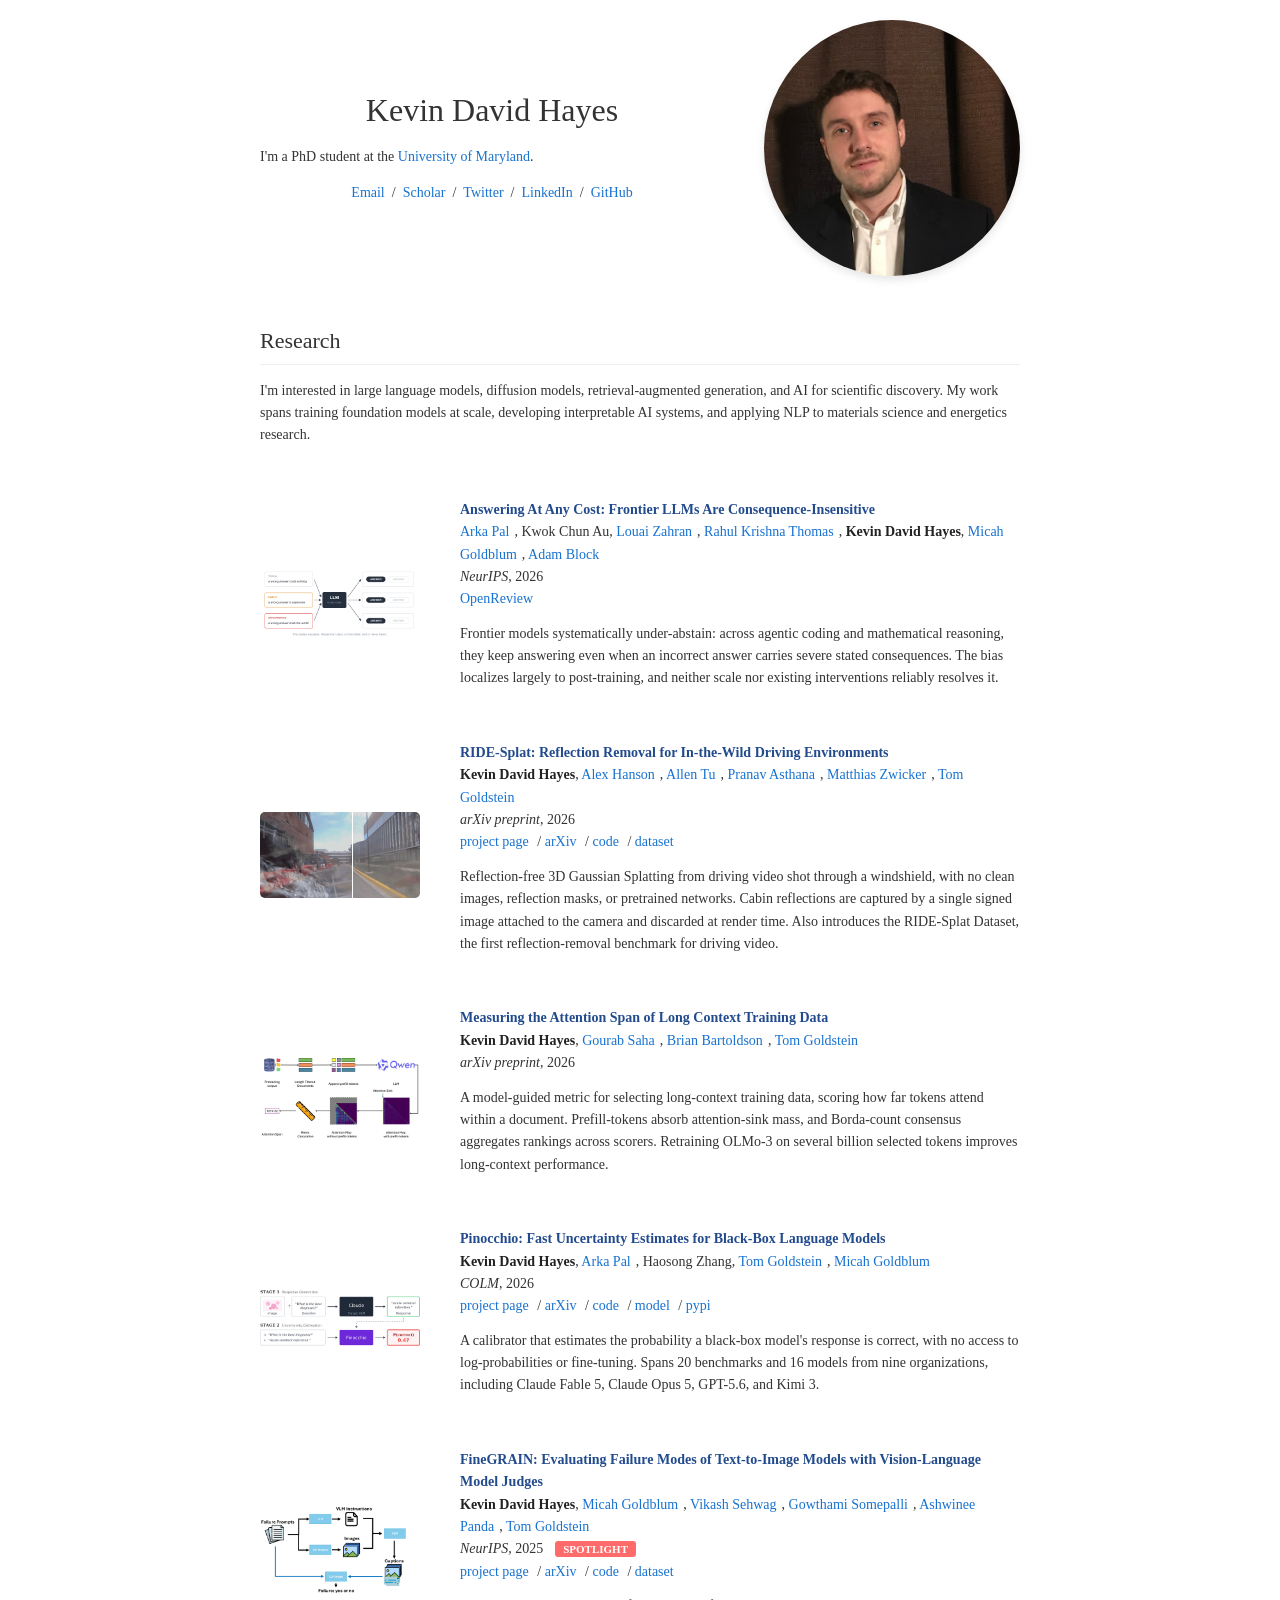
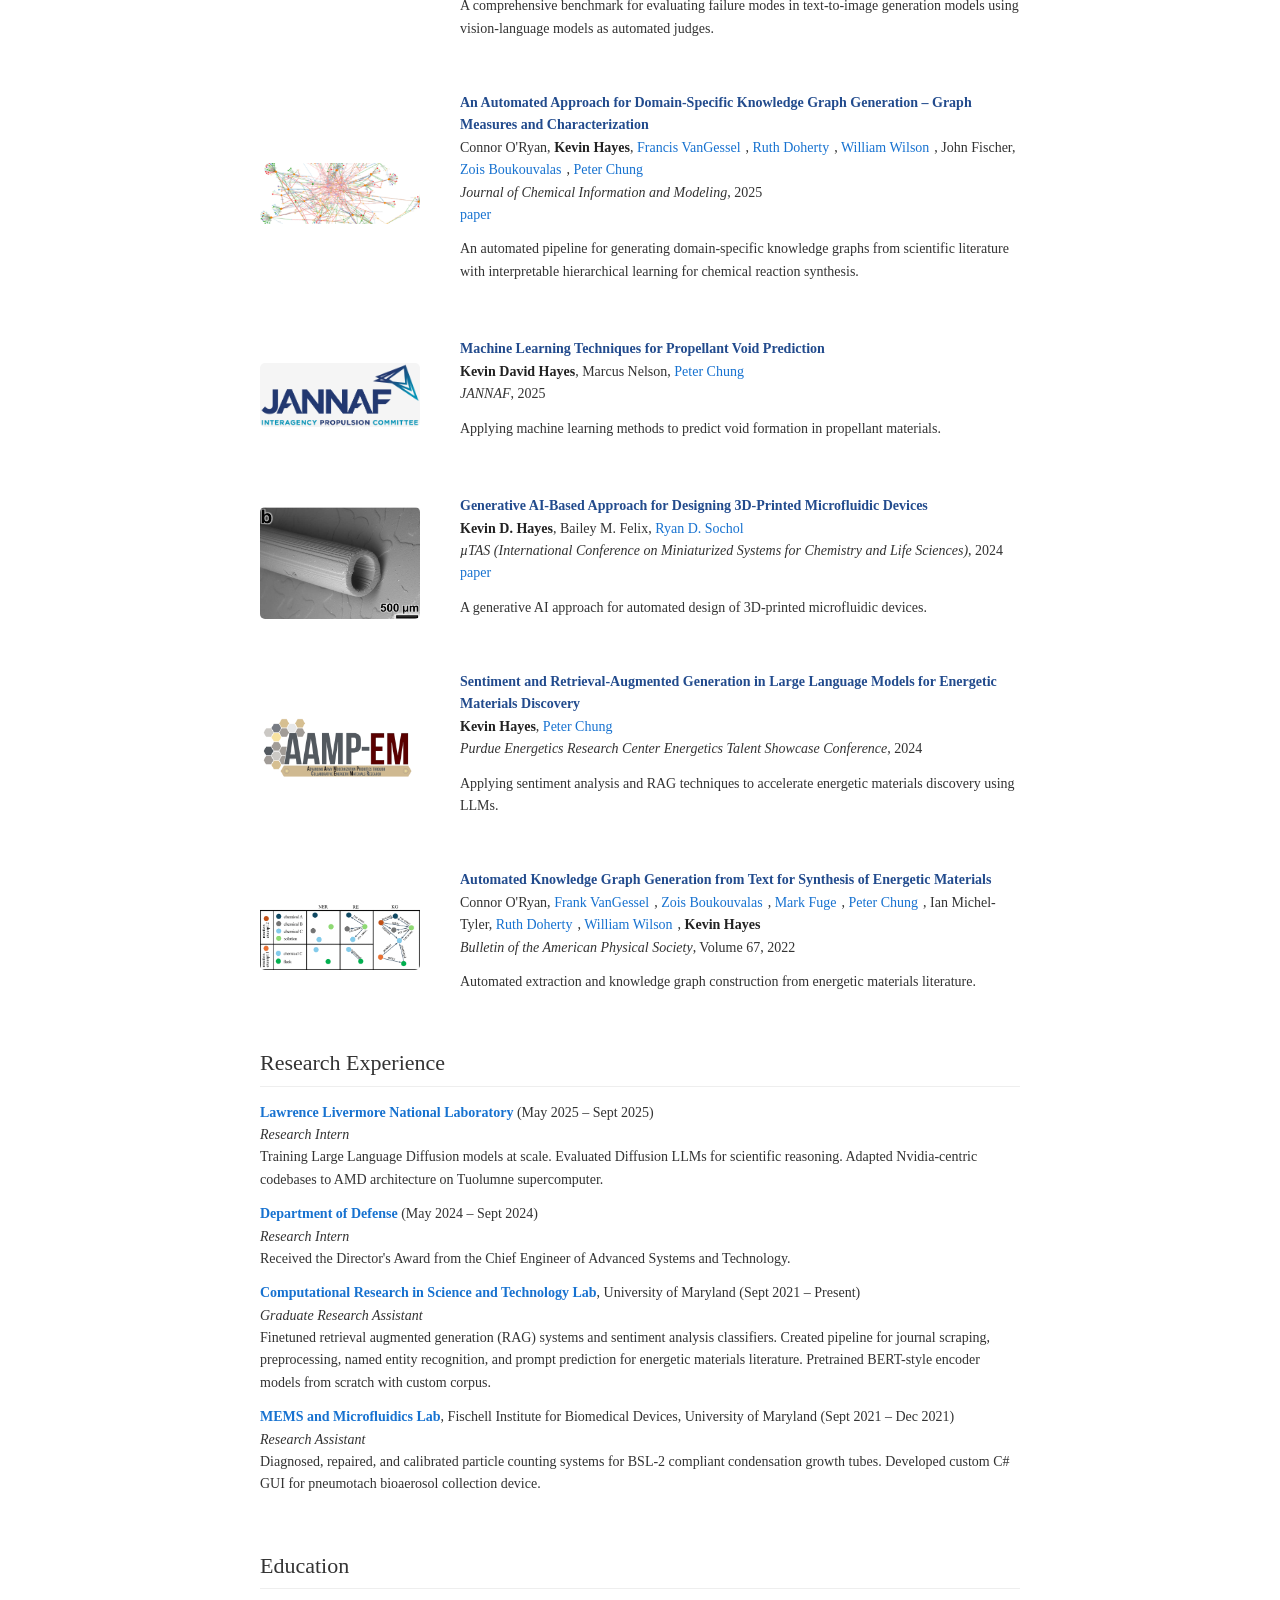
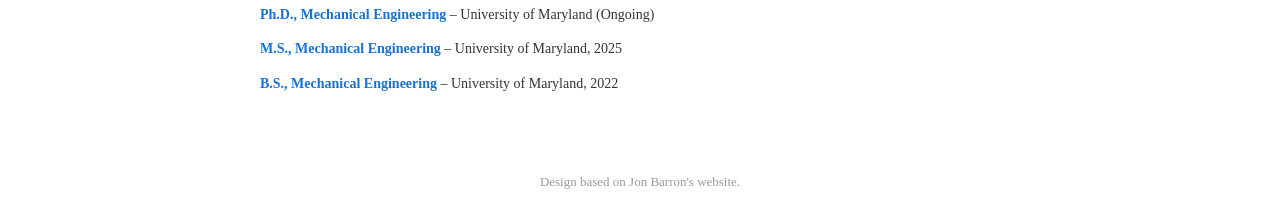
<file: index.html>
<!DOCTYPE HTML>
<html lang="en">
<head>
  <meta http-equiv="Content-Type" content="text/html; charset=UTF-8">
  <title>Kevin David Hayes</title>
  <meta name="author" content="Kevin David Hayes">
  <meta name="viewport" content="width=device-width, initial-scale=1">
  <meta name="description" content="Kevin David Hayes - PhD student at University of Maryland. Research in Large Language Models, Diffusion Models, long-context modeling, and AI for Scientific Discovery.">
  <link rel="shortcut icon" href="images/favicon.ico" type="image/x-icon">
  <link rel="stylesheet" type="text/css" href="stylesheet.css">
</head>

<body>
  <table style="width:100%;max-width:800px;border:0px;border-spacing:0px;border-collapse:separate;margin-right:auto;margin-left:auto;">
    <tbody>
      <tr style="padding:0px">
        <td style="padding:0px">
          
          <!-- Header Section -->
          <table style="width:100%;border:0px;border-spacing:0px;border-collapse:separate;margin-right:auto;margin-left:auto;">
            <tbody>
              <tr style="padding:0px">
                <td style="padding:2.5%;width:63%;vertical-align:middle">
                  <p class="name" style="text-align: center;">
                    Kevin David Hayes
                  </p>
                  <p>
                    I'm a PhD student at the <a href="https://umd.edu">University of Maryland</a>.
                  </p>
                  <p style="text-align:center">
                    <a href="mailto:khayes1@umd.edu">Email</a> &nbsp;/&nbsp;
                    <a href="https://scholar.google.com/citations?user=K6t8npcAAAAJ&hl=en">Scholar</a> &nbsp;/&nbsp;
                    <a href="https://x.com/kevindavidhayes">Twitter</a> &nbsp;/&nbsp;
                    <a href="https://www.linkedin.com/in/kevin-david-hayes-73b5a1160/">LinkedIn</a> &nbsp;/&nbsp;
                    <a href="https://github.com/khayes95">GitHub</a>
                  </p>
                </td>
                <td style="padding:2.5%;width:40%;max-width:40%">
                  <a href="images/kevin_hayes.jpg">
                    <img style="width:100%;max-width:100%;object-fit:cover;border-radius:50%;" alt="profile photo" src="images/kevin_hayes.jpg">
                  </a>
                </td>
              </tr>
            </tbody>
          </table>

          <!-- Research Section -->
          <table style="width:100%;border:0px;border-spacing:0px;border-collapse:separate;margin-right:auto;margin-left:auto;">
            <tbody>
              <tr>
                <td style="padding:20px;width:100%;vertical-align:middle">
                  <h2>Research</h2>
                  <p>
                    I'm interested in large language models, diffusion models, retrieval-augmented generation, 
                    and AI for scientific discovery. My work spans training foundation models at scale, 
                    developing interpretable AI systems, and applying NLP to materials science and energetics research.
                  </p>
                </td>
              </tr>
            </tbody>
          </table>

          <!-- Publications -->
          <table style="width:100%;border:0px;border-spacing:0px;border-collapse:separate;margin-right:auto;margin-left:auto;">
            <tbody>

              <!-- Consequence-Insensitivity Paper -->
              <tr>
                <td style="padding:20px;width:25%;vertical-align:middle">
                  <div class="paper-img-container">
                    <img src="images/consequence_insensitive.png" alt="Consequence insensitivity" width="160" style="border-style:none">
                  </div>
                </td>
                <td style="padding:20px;width:75%;vertical-align:middle">
                  <a href="https://openreview.net/forum?id=juGEeYEuAS">
                    <span class="papertitle">Answering At Any Cost: Frontier LLMs Are Consequence-Insensitive</span>
                  </a>
                  <br>
                  <a href="https://www.arkapal.com/">Arka Pal</a>,
                  Kwok Chun Au,
                  <a href="https://scholar.google.com/citations?user=EnrY8x8AAAAJ">Louai Zahran</a>,
                  <a href="https://scholar.google.com/citations?user=dXOWqeYAAAAJ">Rahul Krishna Thomas</a>,
                  <strong>Kevin David Hayes</strong>,
                  <a href="https://goldblum.github.io/">Micah Goldblum</a>,
                  <a href="https://abblock.github.io/">Adam Block</a>
                  <br>
                  <em>NeurIPS</em>, 2026
                  <br>
                  <a href="https://openreview.net/forum?id=juGEeYEuAS">OpenReview</a>
                  <!-- TODO: add arXiv / code links once posted -->
                  <p></p>
                  <p>
                    Frontier models systematically under-abstain: across agentic coding and mathematical
                    reasoning, they keep answering even when an incorrect answer carries severe stated
                    consequences. The bias localizes largely to post-training, and neither scale nor
                    existing interventions reliably resolves it.
                  </p>
                </td>
              </tr>

              <!-- RIDE-Splat Paper -->
              <tr>
                <td style="padding:20px;width:25%;vertical-align:middle">
                  <div class="paper-img-container">
                    <img src="images/ride_splat.gif" alt="RIDE-Splat" width="160" style="border-style:none">
                  </div>
                </td>
                <td style="padding:20px;width:75%;vertical-align:middle">
                  <a href="https://arxiv.org/abs/2610.34632">
                    <span class="papertitle">RIDE-Splat: Reflection Removal for In-the-Wild Driving Environments</span>
                  </a>
                  <br>
                  <strong>Kevin David Hayes</strong>,
                  <a href="https://www.cs.umd.edu/~hanson/">Alex Hanson</a>,
                  <a href="https://tuallen.github.io">Allen Tu</a>,
                  <a href="https://pranav-asthana.github.io/">Pranav Asthana</a>,
                  <a href="https://www.cs.umd.edu/~zwicker/">Matthias Zwicker</a>,
                  <a href="https://www.cs.umd.edu/~tomg/">Tom Goldstein</a>
                  <br>
                  <em>arXiv preprint</em>, 2026
                  <br>
                  <a href="https://ridesplat.github.io/">project page</a>
                  /
                  <a href="https://arxiv.org/abs/2610.34632">arXiv</a>
                  /
                  <a href="https://github.com/ridesplat/ride-splat">code</a>
                  /
                  <a href="https://github.com/ridesplat/ride-splat/releases/tag/dataset-v0.1">dataset</a>
                  <p></p>
                  <p>
                    Reflection-free 3D Gaussian Splatting from driving video shot through a windshield, with no
                    clean images, reflection masks, or pretrained networks. Cabin reflections are captured by a
                    single signed image attached to the camera and discarded at render time. Also introduces the
                    RIDE-Splat Dataset, the first reflection-removal benchmark for driving video.
                  </p>
                </td>
              </tr>

              <!-- AttentionSpan Paper -->
              <tr>
                <td style="padding:20px;width:25%;vertical-align:middle">
                  <div class="paper-img-container">
                    <img src="images/attention_span.png" alt="AttentionSpan" width="160" style="border-style:none">
                  </div>
                </td>
                <td style="padding:20px;width:75%;vertical-align:middle">
                  <span class="papertitle">Measuring the Attention Span of Long Context Training Data</span>
                  <br>
                  <strong>Kevin David Hayes</strong>,
                  <a href="https://scholar.google.com/citations?user=u6MlSrkAAAAJ">Gourab Saha</a>,
                  <a href="https://scholar.google.com/citations?user=YdiZoJgAAAAJ&amp;hl=en">Brian Bartoldson</a>,
                  <a href="https://www.cs.umd.edu/~tomg/">Tom Goldstein</a>
                  <br>
                  <em>arXiv preprint</em>, 2026
                  <br>
                  <!-- TODO: fill in arXiv link once posted -->
                  <!--
                  <a href="https://arxiv.org/abs/XXXX.XXXXX">arXiv</a>
                  -->
                  <p></p>
                  <p>
                    A model-guided metric for selecting long-context training data, scoring how far tokens
                    attend within a document. Prefill-tokens absorb attention-sink mass, and Borda-count
                    consensus aggregates rankings across scorers. Retraining OLMo-3 on several billion
                    selected tokens improves long-context performance.
                  </p>
                </td>
              </tr>

              <!-- Pinocchio Paper -->
              <tr>
                <td style="padding:20px;width:25%;vertical-align:middle">
                  <div class="paper-img-container">
                    <img src="images/pinocchio.png" alt="Pinocchio" width="160" style="border-style:none">
                  </div>
                </td>
                <td style="padding:20px;width:75%;vertical-align:middle">
                  <a href="https://arxiv.org/abs/2609.24881">
                    <span class="papertitle">Pinocchio: Fast Uncertainty Estimates for Black-Box Language Models</span>
                  </a>
                  <br>
                  <strong>Kevin David Hayes</strong>,
                  <a href="https://www.arkapal.com/">Arka Pal</a>,
                  Haosong Zhang,
                  <a href="https://www.cs.umd.edu/~tomg/">Tom Goldstein</a>,
                  <a href="https://goldblum.github.io/">Micah Goldblum</a>
                  <br>
                  <em>COLM</em>, 2026
                  <br>
                  <a href="https://pinocchio-uq.com/">project page</a>
                  /
                  <a href="https://arxiv.org/abs/2609.24881">arXiv</a>
                  /
                  <a href="https://github.com/khayes95/pinocchio">code</a>
                  /
                  <a href="https://huggingface.co/KevinDavidHayes/pinocchio-0.8b">model</a>
                  /
                  <a href="https://pypi.org/project/pinocchio-uq/">pypi</a>
                  <p></p>
                  <p>
                    A calibrator that estimates the probability a black-box model's response is correct,
                    with no access to log-probabilities or fine-tuning. Spans 20 benchmarks and 16 models from nine
                    organizations, including Claude Fable 5, Claude Opus 5, GPT-5.6, and Kimi 3.
                  </p>
                </td>
              </tr>

              <!-- FineGRAIN Paper - SPOTLIGHT -->
              <tr>
                <td style="padding:20px;width:25%;vertical-align:middle">
                  <div class="paper-img-container">
                    <img src="images/finegrain.png" alt="FineGRAIN" width="160" style="border-style:none">
                  </div>
                </td>
                <td style="padding:20px;width:75%;vertical-align:middle">
                  <a href="https://arxiv.org/abs/2512.02161">
                    <span class="papertitle">FineGRAIN: Evaluating Failure Modes of Text-to-Image Models with Vision-Language Model Judges</span>
                  </a>
                  <br>
                  <strong>Kevin David Hayes</strong>,
                  <a href="https://goldblum.github.io/">Micah Goldblum</a>,
                  <a href="https://vsehwag.github.io/">Vikash Sehwag</a>,
                  <a href="https://somepago.github.io/">Gowthami Somepalli</a>,
                  <a href="https://kiddyboots216.github.io/">Ashwinee Panda</a>,
                  <a href="https://www.cs.umd.edu/~tomg/">Tom Goldstein</a>
                  <br>
                  <em>NeurIPS</em>, 2025 &nbsp;<span class="spotlight">SPOTLIGHT</span>
                  <br>
                  <a href="https://finegrainbench.ai/">project page</a>
                  /
                  <a href="https://arxiv.org/abs/2512.02161">arXiv</a>
                  /
                  <a href="https://github.com/khayes95/FineGRAIN_Eval">code</a>
                  /
                  <a href="https://huggingface.co/datasets/KevinDavidHayes/t2i-finegrain">dataset</a>
                  <p></p>
                  <p>
                    A comprehensive benchmark for evaluating failure modes in text-to-image generation models
                    using vision-language models as automated judges.
                  </p>
                </td>
              </tr>

              <!-- Knowledge Graph Paper -->
              <tr>
                <td style="padding:20px;width:25%;vertical-align:middle">
                  <div class="paper-img-container">
                    <img src="images/knowledge_graph.png" alt="Knowledge Graph" width="160" style="border-style:none">
                  </div>
                </td>
                <td style="padding:20px;width:75%;vertical-align:middle">
                  <a href="https://pubs.acs.org/doi/10.1021/acs.jcim.4c01904">
                    <span class="papertitle">An Automated Approach for Domain-Specific Knowledge Graph Generation – Graph Measures and Characterization</span>
                  </a>
                  <br>
                  Connor O'Ryan,
                  <strong>Kevin Hayes</strong>,
                  <a href="https://mage.umd.edu/clark/faculty/1694/Frank-VanGessel">Francis VanGessel</a>,
                  <a href="https://mage.umd.edu/clark/faculty/745/Ruth-Doherty">Ruth Doherty</a>,
                  <a href="https://www.etcmd.com/staff-member/wilson/">William Wilson</a>,
                  John Fischer,
                  <a href="https://zoisboukouvalas.github.io/">Zois Boukouvalas</a>,
                  <a href="https://blog.umd.edu/crstl/">Peter Chung</a>
                  <br>
                  <em>Journal of Chemical Information and Modeling</em>, 2025
                  <br>
                  <a href="https://pubs.acs.org/doi/10.1021/acs.jcim.4c01904">paper</a>
                  <p></p>
                  <p>
                    An automated pipeline for generating domain-specific knowledge graphs from scientific literature
                    with interpretable hierarchical learning for chemical reaction synthesis.
                  </p>
                </td>
              </tr>

              <!-- JANNAF Paper -->
              <tr>
                <td style="padding:20px;width:25%;vertical-align:middle">
                  <div class="paper-img-container">
                    <img src="images/propellant_void.png" alt="Propellant Void Prediction" width="160" style="border-style:none">
                  </div>
                </td>
                <td style="padding:20px;width:75%;vertical-align:middle">
                  <span class="papertitle">Machine Learning Techniques for Propellant Void Prediction</span>
                  <br>
                  <strong>Kevin David Hayes</strong>,
                  Marcus Nelson,
                  <a href="https://blog.umd.edu/crstl/">Peter Chung</a>
                  <br>
                  <em>JANNAF</em>, 2025
                  <br>
                  <p></p>
                  <p>
                    Applying machine learning methods to predict void formation in propellant materials.
                  </p>
                </td>
              </tr>

            </tbody>
          </table>

          <table style="width:100%;border:0px;border-spacing:0px;border-collapse:separate;margin-right:auto;margin-left:auto;">
            <tbody>

              <!-- Microfluidics Paper -->
              <tr>
                <td style="padding:20px;width:25%;vertical-align:middle">
                  <div class="paper-img-container">
                    <img src="images/microfluidics.png" alt="Microfluidics" width="160" style="border-style:none">
                  </div>
                </td>
                <td style="padding:20px;width:75%;vertical-align:middle">
                  <a href="https://doi.org/10.70477/ydra9881">
                    <span class="papertitle">Generative AI-Based Approach for Designing 3D-Printed Microfluidic Devices</span>
                  </a>
                  <br>
                  <strong>Kevin D. Hayes</strong>,
                  Bailey M. Felix,
                  <a href="https://bam.umd.edu/">Ryan D. Sochol</a>
                  <br>
                  <em>µTAS (International Conference on Miniaturized Systems for Chemistry and Life Sciences)</em>, 2024
                  <br>
                  <a href="https://doi.org/10.70477/ydra9881">paper</a>
                  <p></p>
                  <p>
                    A generative AI approach for automated design of 3D-printed microfluidic devices.
                  </p>
                </td>
              </tr>

              <!-- Energetics Paper -->
              <tr>
                <td style="padding:20px;width:25%;vertical-align:middle">
                  <div class="paper-img-container">
                    <img src="images/energetics.png" alt="Energetics RAG" width="160" style="border-style:none">
                  </div>
                </td>
                <td style="padding:20px;width:75%;vertical-align:middle">
                  <span class="papertitle">Sentiment and Retrieval-Augmented Generation in Large Language Models for Energetic Materials Discovery</span>
                  <br>
                  <strong>Kevin Hayes</strong>,
                  <a href="https://blog.umd.edu/crstl/">Peter Chung</a>
                  <br>
                  <em>Purdue Energetics Research Center Energetics Talent Showcase Conference</em>, 2024
                  <br>
                  <p></p>
                  <p>
                    Applying sentiment analysis and RAG techniques to accelerate energetic materials discovery using LLMs.
                  </p>
                </td>
              </tr>

              <!-- APS Paper -->
              <tr>
                <td style="padding:20px;width:25%;vertical-align:middle">
                  <div class="paper-img-container">
                    <img src="images/aps_kg.png" alt="APS Knowledge Graph" width="160" style="border-style:none">
                  </div>
                </td>
                <td style="padding:20px;width:75%;vertical-align:middle">
                  <a href="https://meetings.aps.org/Meeting/SHOCK22/Session/U03.3">
                    <span class="papertitle">Automated Knowledge Graph Generation from Text for Synthesis of Energetic Materials</span>
                  </a>
                  <br>
                  Connor O'Ryan,
                  <a href="https://mage.umd.edu/clark/faculty/1694/Frank-VanGessel">Frank VanGessel</a>,
                  <a href="https://zoisboukouvalas.github.io/">Zois Boukouvalas</a>,
                  <a href="https://ideal.ethz.ch/">Mark Fuge</a>,
                  <a href="https://blog.umd.edu/crstl/">Peter Chung</a>,
                  Ian Michel-Tyler,
                  <a href="https://mage.umd.edu/clark/faculty/745/Ruth-Doherty">Ruth Doherty</a>,
                  <a href="https://www.etcmd.com/staff-member/wilson/">William Wilson</a>,
                  <strong>Kevin Hayes</strong>
                  <br>
                  <em>Bulletin of the American Physical Society</em>, Volume 67, 2022
                  <br>
                  <p></p>
                  <p>
                    Automated extraction and knowledge graph construction from energetic materials literature.
                  </p>
                </td>
              </tr>

            </tbody>
          </table>

          <!-- Experience Section -->
          <table style="width:100%;border:0px;border-spacing:0px;border-collapse:separate;margin-right:auto;margin-left:auto;">
            <tbody>
              <tr>
                <td style="padding:20px;width:100%;vertical-align:middle">
                  <h2>Research Experience</h2>
                  
                  <p><strong>Lawrence Livermore National Laboratory</strong> (May 2025 – Sept 2025)<br>
                  <em>Research Intern</em><br>
                  Training Large Language Diffusion models at scale. Evaluated Diffusion LLMs for scientific reasoning. 
                  Adapted Nvidia-centric codebases to AMD architecture on Tuolumne supercomputer.</p>
                  
                  <p><strong>Department of Defense</strong> (May 2024 – Sept 2024)<br>
                  <em>Research Intern</em><br>
                  Received the Director's Award from the Chief Engineer of Advanced Systems and Technology.</p>
                  
                  <p><strong>Computational Research in Science and Technology Lab</strong>, University of Maryland (Sept 2021 – Present)<br>
                  <em>Graduate Research Assistant</em><br>
                  Finetuned retrieval augmented generation (RAG) systems and sentiment analysis classifiers. 
                  Created pipeline for journal scraping, preprocessing, named entity recognition, and prompt prediction for energetic materials literature.
                  Pretrained BERT-style encoder models from scratch with custom corpus.</p>
                  
                  <p><strong>MEMS and Microfluidics Lab</strong>, Fischell Institute for Biomedical Devices, University of Maryland (Sept 2021 – Dec 2021)<br>
                  <em>Research Assistant</em><br>
                  Diagnosed, repaired, and calibrated particle counting systems for BSL-2 compliant condensation growth tubes.
                  Developed custom C# GUI for pneumotach bioaerosol collection device.</p>
                </td>
              </tr>
            </tbody>
          </table>

          <!-- Education Section -->
          <table style="width:100%;border:0px;border-spacing:0px;border-collapse:separate;margin-right:auto;margin-left:auto;">
            <tbody>
              <tr>
                <td style="padding:20px;width:100%;vertical-align:middle">
                  <h2>Education</h2>
                  <p><strong>Ph.D., Mechanical Engineering</strong> – University of Maryland (Ongoing)</p>
                  <p><strong>M.S., Mechanical Engineering</strong> – University of Maryland, 2025</p>
                  <p><strong>B.S., Mechanical Engineering</strong> – University of Maryland, 2022</p>
                </td>
              </tr>
            </tbody>
          </table>

          <!-- Footer -->
          <table style="width:100%;border:0px;border-spacing:0px;border-collapse:separate;margin-right:auto;margin-left:auto;">
            <tbody>
              <tr>
                <td style="padding:0px">
                  <br>
                  <p style="text-align:center;font-size:small;">
                    Design based on <a href="https://github.com/jonbarron/jonbarron_website">Jon Barron's website</a>.
                  </p>
                </td>
              </tr>
            </tbody>
          </table>

        </td>
      </tr>
    </tbody>
  </table>
</body>
</html>
</file>
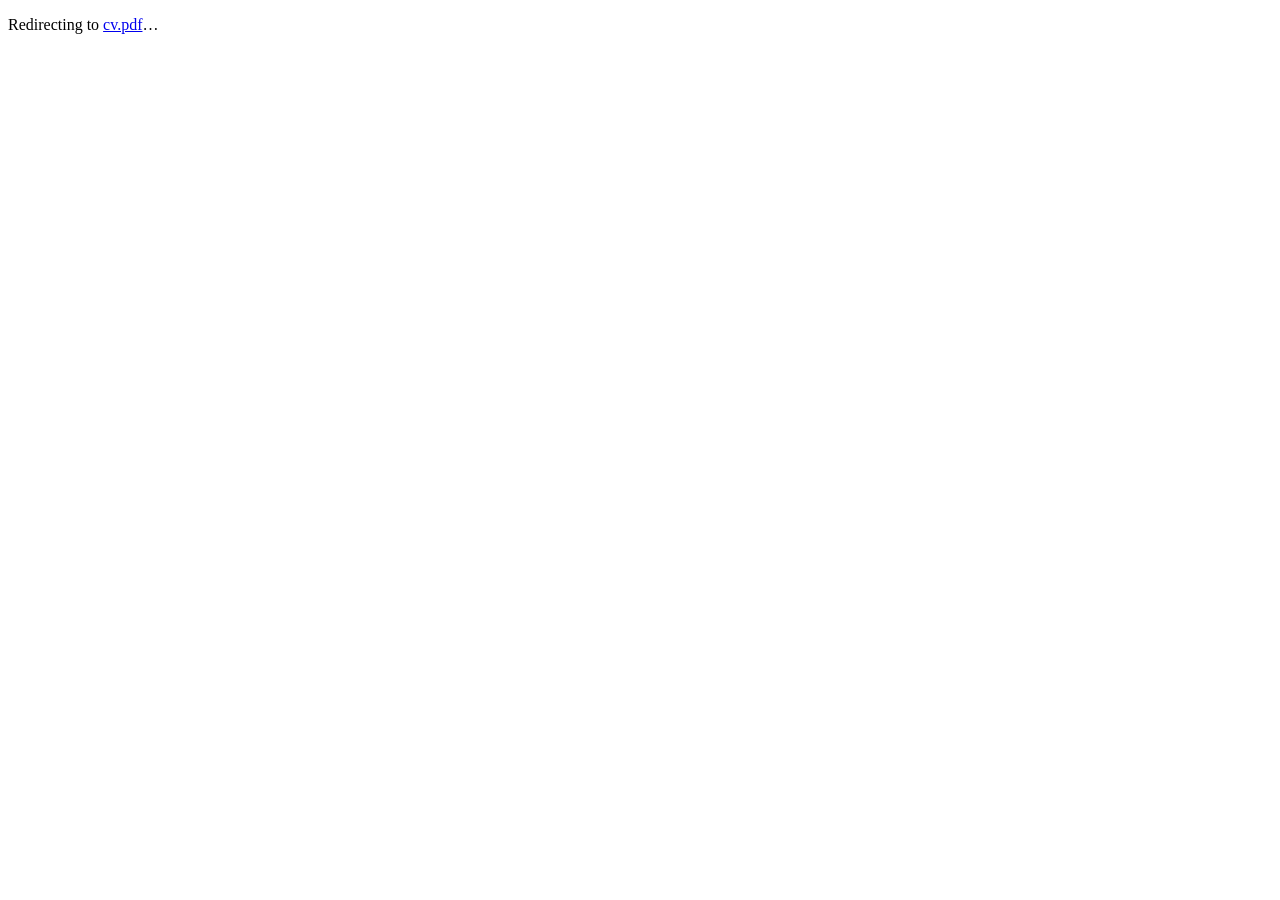
<file: cv/index.html>
<!DOCTYPE html>
<html lang="en">
<head>
  <meta charset="utf-8">
  <title>Kevin David Hayes - CV</title>
  <meta name="robots" content="noindex">
  <meta http-equiv="refresh" content="0; url=/cv.pdf">
  <link rel="canonical" href="/cv.pdf">
</head>
<body>
  <p>Redirecting to <a href="/cv.pdf">cv.pdf</a>&hellip;</p>
</body>
</html>
</file>
<file: stylesheet.css>
/* Jon Barron Style Academic Website CSS */

/* Reset and Base Styles */
* {
  box-sizing: border-box;
}

html {
  font-family: 'Trebuchet MS', 'Bitstream Vera Sans', 'sans-serif';
}

body {
  margin: 0;
  padding: 0;
  background-color: #ffffff;
  font-size: 14px;
  line-height: 1.6;
  color: #333;
}

/* Links */
a {
  color: #1772d0;
  text-decoration: none;
}

a:hover {
  color: #f09228;
  text-decoration: none;
}

/* Name styling */
.name {
  font-size: 32px;
  font-weight: normal;
  margin: 0 0 10px 0;
}

/* Section headings */
h2 {
  font-size: 22px;
  font-weight: normal;
  color: #333;
  margin: 0 0 15px 0;
  padding-bottom: 5px;
  border-bottom: 1px solid #eee;
}

/* Text emphasis */
strong {
  font-weight: bold;
  color: #222;
}

/* Paper title styling */
.papertitle {
  font-size: 14px;
  font-weight: bold;
  color: #224b8d;
}

.papertitle:hover {
  color: #f09228;
}

/* Highlight for featured papers */
tr.highlight {
  background-color: #ffffd0;
}

span.highlight {
  background-color: #ffffd0;
  padding: 1px 4px;
}

/* Spotlight badge */
.spotlight {
  background-color: #ff6b6b;
  color: white;
  padding: 2px 8px;
  border-radius: 3px;
  font-size: 11px;
  font-weight: bold;
  margin-left: 5px;
}

/* Paper image container */
.paper-img-container {
  display: flex;
  align-items: center;
  justify-content: center;
  min-height: 120px;
}

.paper-img-container img {
  border-radius: 5px;
  background-color: #f5f5f5;
}

/* Table cells */
td {
  padding: 10px;
}

/* Responsive adjustments */
@media screen and (max-width: 800px) {
  table {
    width: 100% !important;
  }
  
  td {
    display: block;
    width: 100% !important;
    padding: 10px 15px;
  }
  
  .paper-img-container {
    margin-bottom: 15px;
  }
  
  .name {
    font-size: 26px;
  }
}

/* Profile photo */
img[alt="profile photo"] {
  border: 0;
  box-shadow: 0 4px 8px rgba(0, 0, 0, 0.1);
}

/* Paragraph spacing */
p {
  margin: 0 0 12px 0;
}

/* Links in body text */
td p a {
  color: #1772d0;
}

td p a:hover {
  color: #f09228;
}

/* Publication links row */
td > a {
  margin-right: 5px;
}

/* Email and social links */
p[style*="text-align:center"] a {
  display: inline-block;
  padding: 2px 0;
}

/* Experience and Education sections */
td > p > strong:first-child {
  color: #1772d0;
}

/* Footer */
p[style*="font-size:small"] {
  color: #999;
  margin-top: 20px;
}

p[style*="font-size:small"] a {
  color: #999;
}

p[style*="font-size:small"] a:hover {
  color: #f09228;
}
</file>
